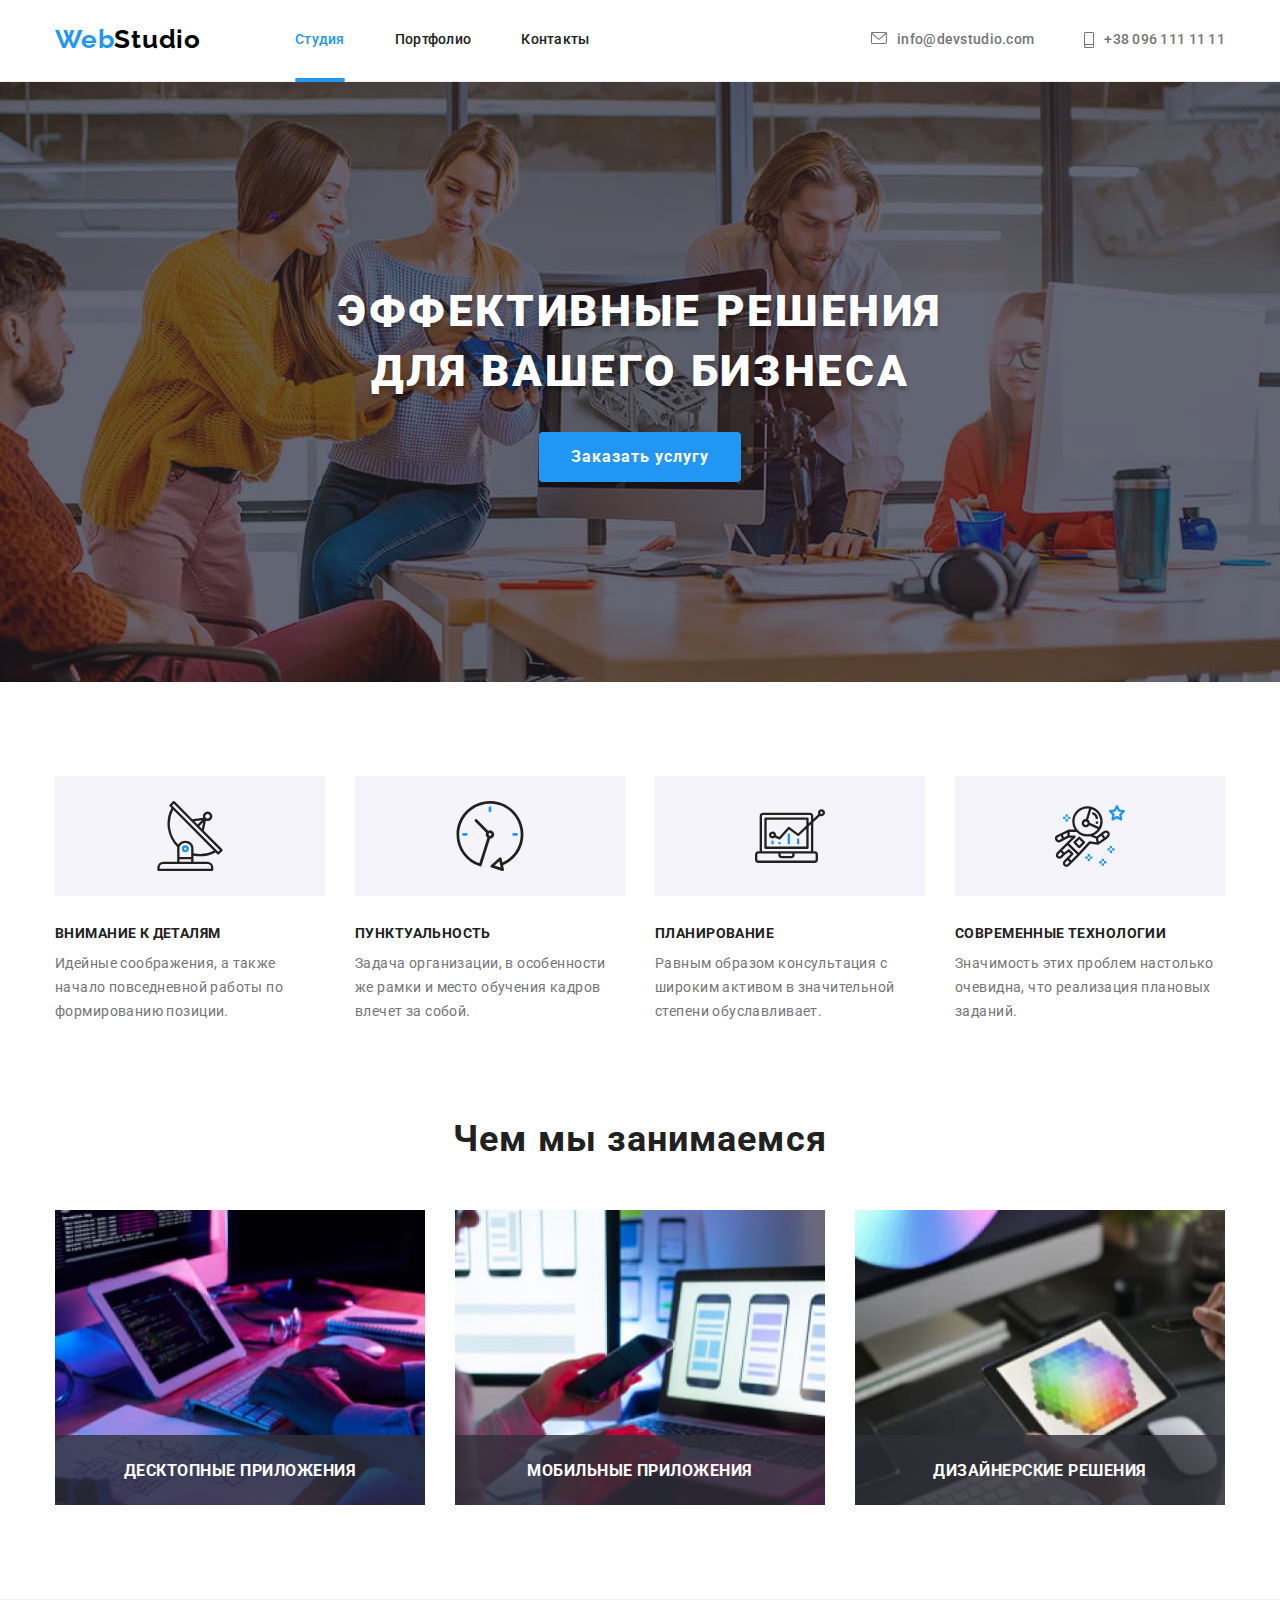
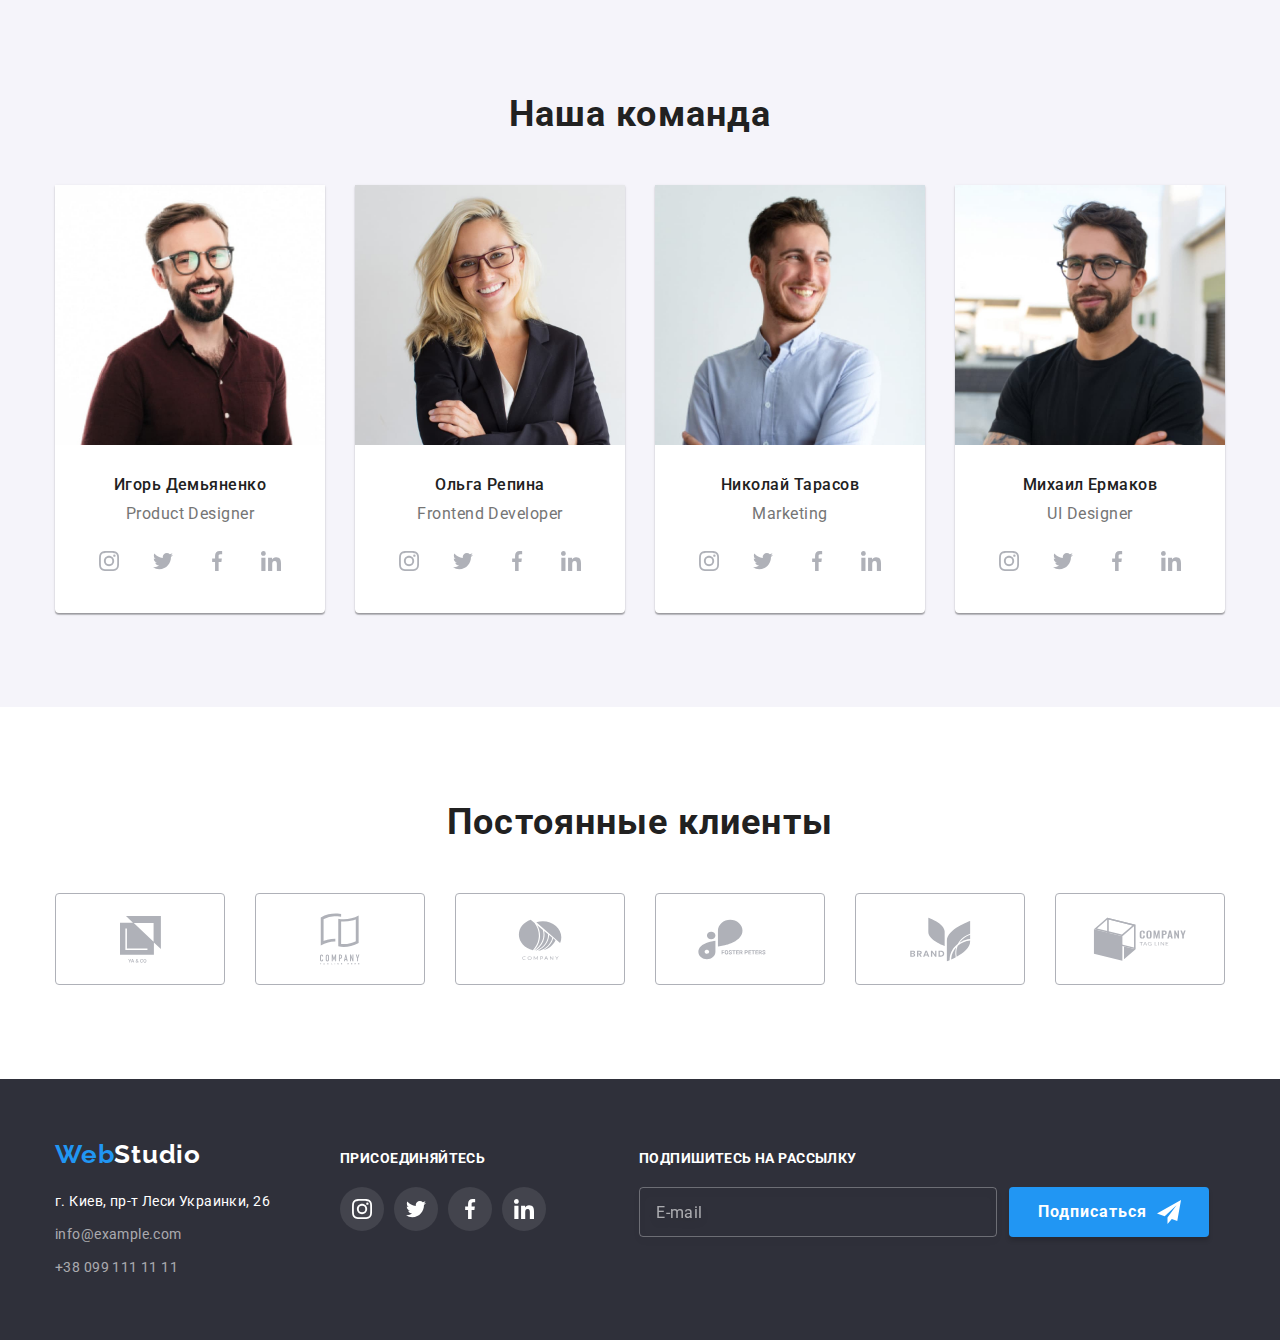
<file: index.html>
<!DOCTYPE html>
<html lang="ru">

<head>
    <meta charset="UTF-8">
    <meta http-equiv="X-UA-Compatible" content="IE=edge">
    <meta name="viewport" content="width=device-width, initial-scale=1.0">
    <title>Веб-студия</title>
    <link rel="preconnect" href="https://fonts.gstatic.com">
    <link rel="stylesheet"
        href="https://fonts.googleapis.com/css2?family=Raleway:wght@700&family=Roboto:wght@400;500;700;900&display=swap">
    <link rel="stylesheet" href="./css/main.min.css">

</head>

<body>
    <header class="header">
        <div class="container container--header">
            <nav class="navigation-block">
                <a class="logo logo--header" href="./index.html" lang="en">Web<span class="logo--black">Studio</span></a>
                <ul class="navigation-block__list">
                    <li class="navigation-block__item"><a class="navigation-block__link current" href="./index.html">Студия</a></li>
                    <li class="navigation-block__item"><a class="navigation-block__link" href="./portfolio.html">Портфолио</a></li>
                    <li class="navigation-block__item"><a class="navigation-block__link" href="#">Контакты</a></li>
                </ul>
            </nav>
            <ul class="contacts-header">
                <li class="contacts-header__item"><a class="contacts-header__link" href="mailto:info@devstudio.com">
                        <span class="contacts-header__icon"><svg class="contacts-header__icon--mail">
                                <use href="./images/icons.svg#icon-mail"></use>
                            </svg></span>
                        <span class="contacts-header__text">info@devstudio.com</span></a></li>
                <li class="contacts-header__item"><a class="contacts-header__link" href="tel:+380961111111">
                        <svg class="contacts-header__icon--tel">
                            <use href="./images/icons.svg#icon-tel"></use>
                        </svg>
                        +38 096 111 11 11</a>
                </li>
            </ul>
        </div>
    </header>

    <main>



        <section class="hero hero--overlay">
            <div class="container">
                <h1 class="hero__title">Эффективные решения для вашего бизнеса</h1>
                <button data-modal-open class="hero__button" type="button">Заказать услугу</button>
            </div>
        </section>


        <section class="section--features">
            <h2 class="visually-hidden">Особенности</h2>
            <div class="container">
                <ul class="features">
                    <li class="features__item">
                        <div class="features__thumb">
                            <svg class="features__icon">
                                <use href="./images/icons.svg#icon-antenna"></use>
                            </svg>
                        </div>
                        <h3 class="features__title">Внимание к деталям</h3>
                        <p class="features__text">Идейные соображения, а также начало повседневной работы по формированию
                            позиции.</p>
                    </li>
                    <li class="features__item">
                        <div class="features__thumb">
                            <svg class="features__icon">
                                <use href="./images/icons.svg#icon-clock"></use>
                            </svg>
                        </div>
                        <h3 class="features__title">Пунктуальность</h3>
                        <p class="features__text">Задача организации, в особенности же рамки и место обучения кадров
                            влечет за собой.</p>
                    </li>
                    <li class="features__item">
                        <div class="features__thumb">
                            <svg class="features__icon">
                                <use href="./images/icons.svg#icon-diagram"></use>
                            </svg>
                        </div>
                        <h3 class="features__title">Планирование</h3>
                        <p class="features__text">Равным образом консультация с широким активом в значительной степени
                            обуславливает.</p>
                    </li>
                    <li class="features__item">
                        <div class="features__thumb">
                            <svg class="features__icon">
                                <use href="./images/icons.svg#icon-astronaut"></use>
                            </svg>
                        </div>
                        <h3 class="features__title">Современные технологии</h3>
                        <p class="features__text">Значимость этих проблем настолько очевидна, что реализация плановых
                            заданий.</p>
                    </li>
                </ul>
            </div>
        </section>

        <section class="section--work">
            <div class="container">
                <h2 class="title__section--work">Чем мы занимаемся</h2>
                <ul class="work">
                    <li class="work__item img-container">
                        <img src="./images/plan.jpg" alt="Планирование на бумаге" width="370" height="295">
                        <h3 class="work__title">Десктопные приложения</h3>
                    </li>
                    <li class="work__item img-container">
                        <img src="./images/notebook.jpg" alt="Ноутбук" width="370" height="295">
                        <h3 class="work__title">Мобильные приложения</h3>
                    </li>
                    <li class="work__item img-container">
                        <img src="./images/color.jpg" alt="Подбор цвета" width="370" height="295">
                        <h3 class="work__title">Дизайнерские решения</h3>
                    </li>
                </ul>
            </div>
        </section>

        <section class="section--team">
            <div class="container">
                <h2 class="title__section--team">Наша команда</h2>

                <ul class="team">
                    <li class="team__item">
                        <img src="./images/pdesigner.jpg" alt="Игорь Демьяненко" width="270" height="260">
                        <div class="team__card">
                            <h3 class="team__name">Игорь Демьяненко</h3>
                            <p class="team__text" lang="en">Product Designer</p>

                            <ul class="social-list social-list--team">
                                <li class="social-list__item">
                                    <a class="social-list__link" href="#">
                                        <svg class="social-list__icon">
                                            <use href="./images/icons.svg#icon-instagram"></use>
                                        </svg>
                                    </a>
                                </li>

                                <li class="social-list__item">
                                    <a class="social-list__link" href="#">
                                        <svg class="social-list__icon">
                                            <use href="./images/icons.svg#icon-twitter"></use>
                                        </svg>
                                    </a>
                                </li>

                                <li class="social-list__item">
                                    <a class="social-list__link" href="#">
                                        <svg class="social-list__icon">
                                            <use href="./images/icons.svg#icon-facebook"></use>
                                        </svg>
                                    </a>
                                </li>

                                <li class="social-list__item">
                                    <a class="social-list__link" href="#">
                                        <svg class="social-list__icon">
                                            <use href="./images/icons.svg#icon-linkedin"></use>
                                        </svg>
                                    </a>
                                </li>
                            </ul>
                        </div>
                    </li>

                    <li class="team__item">
                        <img src="./images/developer.jpg" alt="Ольга Репина" width="270" height="260">
                        <div class="team__card">
                            <h3 class="team__name">Ольга Репина</h3>
                            <p class="team__text" lang="en">Frontend Developer</p>
                            <ul class="social-list social-list--team">
                                <li class="social-list__item">
                                    <a class="social-list__link" href="#">
                                        <svg class="social-list__icon">
                                            <use href="./images/icons.svg#icon-instagram"></use>
                                        </svg>
                                    </a>
                                </li>

                                <li class="social-list__item">
                                    <a class="social-list__link" href="#">
                                        <svg class="social-list__icon">
                                            <use href="./images/icons.svg#icon-twitter"></use>
                                        </svg>
                                    </a>
                                </li>

                                <li class="social-list__item">
                                    <a class="social-list__link" href="#">
                                        <svg class="social-list__icon">
                                            <use href="./images/icons.svg#icon-facebook"></use>
                                        </svg>
                                    </a>
                                </li>

                                <li class="social-list__item">
                                    <a class="social-list__link" href="#">
                                        <svg class="social-list__icon">
                                            <use href="./images/icons.svg#icon-linkedin"></use>
                                        </svg>
                                    </a>
                                </li>
                            </ul>
                        </div>
                    </li>

                    <li class="team__item">
                        <img src="./images/marketing.jpg" alt="Николай Тарасов" width="270" height="260">
                        <div class="team__card">
                            <h3 class="team__name">Николай Тарасов</h3>
                            <p class="team__text" lang="en">Marketing</p>
                            <ul class="social-list social-list--team">
                                <li class="social-list__item">
                                    <a class="social-list__link" href="#">
                                        <svg class="social-list__icon">
                                            <use href="./images/icons.svg#icon-instagram"></use>
                                        </svg>
                                    </a>
                                </li>

                                <li class="social-list__item">
                                    <a class="social-list__link" href="#">
                                        <svg class="social-list__icon">
                                            <use href="./images/icons.svg#icon-twitter"></use>
                                        </svg>
                                    </a>
                                </li>

                                <li class="social-list__item">
                                    <a class="social-list__link" href="#">
                                        <svg class="social-list__icon">
                                            <use href="./images/icons.svg#icon-facebook"></use>
                                        </svg>
                                    </a>
                                </li>

                                <li class="social-list__item">
                                    <a class="social-list__link" href="#">
                                        <svg class="social-list__icon">
                                            <use href="./images/icons.svg#icon-linkedin"></use>
                                        </svg>
                                    </a>
                                </li>
                            </ul>
                        </div>
                    </li>

                    <li class="team__item">
                        <img src="./images/uidesigner.jpg" alt="Михаил Ермаков" width="270" height="260">
                        <div class="team__card">
                            <h3 class="team__name">Михаил Ермаков</h3>
                            <p class="team__text" lang="en">UI Designer</p>
                            <ul class="social-list social-list--team">
                                <li class="social-list__item">
                                    <a class="social-list__link" href="#">
                                        <svg class="social-list__icon">
                                            <use href="./images/icons.svg#icon-instagram"></use>
                                        </svg>
                                    </a>
                                </li>

                                <li class="social-list__item">
                                    <a class="social-list__link" href="#">
                                        <svg class="social-list__icon">
                                            <use href="./images/icons.svg#icon-twitter"></use>
                                        </svg>
                                    </a>
                                </li>

                                <li class="social-list__item">
                                    <a class="social-list__link" href="#">
                                        <svg class="social-list__icon">
                                            <use href="./images/icons.svg#icon-facebook"></use>
                                        </svg>
                                    </a>
                                </li>

                                <li class="social-list__item">
                                    <a class="social-list__link" href="#">
                                        <svg class="social-list__icon">
                                            <use href="./images/icons.svg#icon-linkedin"></use>
                                        </svg>
                                    </a>
                                </li>
                            </ul>
                        </div>
                    </li>
                </ul>
            </div>
        </section>

        <section class="section--clients">
            <div class="container">
                <h2 class="title__section--clients">Постоянные клиенты</h2>

                <ul class="clients">
                    <li class="clients__item">
                        <a class="clients__link" href="#">
                            <svg class="clients__icon" width="41" height="47">
                                <use href="./images/icons.svg#icon-client1"></use>
                            </svg>
                        </a>
                    </li>

                    <li class="clients__item">
                        <a class="clients__link" href="#">
                            <svg class="clients__icon" width="40" height="52">
                                <use href="./images/icons.svg#icon-client2"></use>
                            </svg>
                        </a>
                    </li>

                    <li class="clients__item">
                        <a class="clients__link" href="#">
                            <svg class="clients__icon" width="44" height="41">
                                <use href="./images/icons.svg#icon-client3"></use>
                            </svg>
                        </a>
                    </li>

                    <li class="clients__item">
                        <a class="clients__link" href="#">
                            <svg class="clients__icon" width="84" height="41">
                                <use href="./images/icons.svg#icon-client4"></use>
                            </svg>
                        </a>
                    </li>

                    <li class="clients__item">
                        <a class="clients__link" href="#">
                            <svg class="clients__icon" width="63" height="45">
                                <use href="./images/icons.svg#icon-client5"></use>
                            </svg>
                        </a>
                    </li>

                    <li class="clients__item">
                        <a class="clients__link" href="#">
                            <svg class="clients__icon" width="94" height="44">
                                <use href="./images/icons.svg#icon-client6"></use>
                            </svg>
                        </a>
                    </li>
                </ul>
            </div>
        </section>



    </main>

    <footer class="footer">
        <div class="container container--footer">
            <div class="footer-contacts">
                <a class="logo" href="./index.html" lang="en">Web<span class="logo--white">Studio</span></a>
                <address class="footer-contacts__address">г. Киев, пр-т Леси Украинки, 26</address>
                <ul class="footer-contacts__list">
                    <li class="footer-contacts__item"><a class="footer-contacts__link"
                            href="mailto:info@example.com">info@example.com</a></li>
                    <li class="footer-contacts__item"><a class="footer-contacts__link" href="tel:+380991111111">+38 099
                            111 11
                            11</a></li>
                </ul>
            </div>

            <div class="footer-socials">
                <p class="footer-socials__text">присоединяйтесь</p>
                <ul class="social-list social-list--footer">
                    <li class="footer-socials__item">
                        <a class="footer-socials__link" href="#">
                            <svg class="footer-socials__icon">
                                <use href="./images/icons.svg#icon-instagram"></use>
                            </svg>
                        </a>
                    </li>

                    <li class="footer-socials__item">
                        <a class="footer-socials__link" href="#">
                            <svg class="footer-socials__icon">
                                <use href="./images/icons.svg#icon-twitter"></use>
                            </svg>
                        </a>
                    </li>

                    <li class="footer-socials__item">
                        <a class="footer-socials__link" href="#">
                            <svg class="footer-socials__icon">
                                <use href="./images/icons.svg#icon-facebook"></use>
                            </svg>
                        </a>
                    </li>

                    <li class="footer-socials__item">
                        <a class="footer-socials__link" href="#">
                            <svg class="footer-socials__icon">
                                <use href="./images/icons.svg#icon-linkedin"></use>
                            </svg>
                        </a>
                    </li>
                </ul>
            </div>


            <div class="footer-form">
                <p class="footer-form__text">Подпишитесь на рассылку</p>
                <form class="footer-form__block">
                    <input class="footer-form__input" type="email" name="user-email" placeholder="E-mail" required>
                    <button class="footer-form__bottom" type="submit">Подписаться <svg class="footer-form__icon" width="24" height="24"><use href="./images/icons.svg#icon-send"></use></svg> </button> 
                </form>
            </div>

        </div>
    </footer>

    <div class="backdrop is-hidden" data-modal>
        <div class="modal">

            <button data-modal-close class="modal__button" type="button">
                <svg width="11" height="11">
                    <use href="./images/icons.svg#icon-close"></use>
                </svg>
            </button>


            <form class="modal-form">
                <p class="modal-form__title">Оставьте свои данные, мы вам перезвоним</p>
                <label class="modal-form__label">Имя
                    <span class="modal-form__wrapper">
                    <input class="modal-form__input" type="text" name="user-name" required>
                    <svg class="modal-form__icon" width="18" height="18">
                        <use href="./images/icons.svg#icon-person-form"></use>
                    </svg>
                </span>
                </label>

                <label class="modal-form__label">Телефон
                    <span class="modal-form__wrapper">
                    <input class="modal-form__input" type="tel" name="user-phone" required>
                    <svg class="modal-form__icon" width="18" height="18">
                        <use href="./images/icons.svg#icon-phone-form"></use>
                    </svg>
                </span>
                </label>
                
                <label class="modal-form__label">Почта
                    <span class="modal-form__wrapper">
                    <input class="modal-form__input" type="email" name="user-email">
                    <svg class="modal-form__icon" width="18" height="18">
                        <use href="./images/icons.svg#icon-email-form"></use>
                    </svg>
                </span>
                </label>

                <label class="modal-form__label textarea__label">Комментарий
                    <textarea class="textarea__input" name="user-message" placeholder="Введите текст"></textarea>
                </label>


                <input class="modal-checkbox visually-hidden" type="checkbox" name="checkbox-accept" id="accept-policy">
                <label class="modal-checkbox__label" for="accept-policy">Соглашаюсь с рассылкой и принимаю&nbsp;
                    <a class="modal-checkbox__link" href="#">Условия договора</a></label>
   

                <button class="modal-form__button" type="submit">Отправить</button>

            </form>
            
     

        </div>
    </div>
    <script src="./js/modal.js"></script>
</body>

</html>
</file>
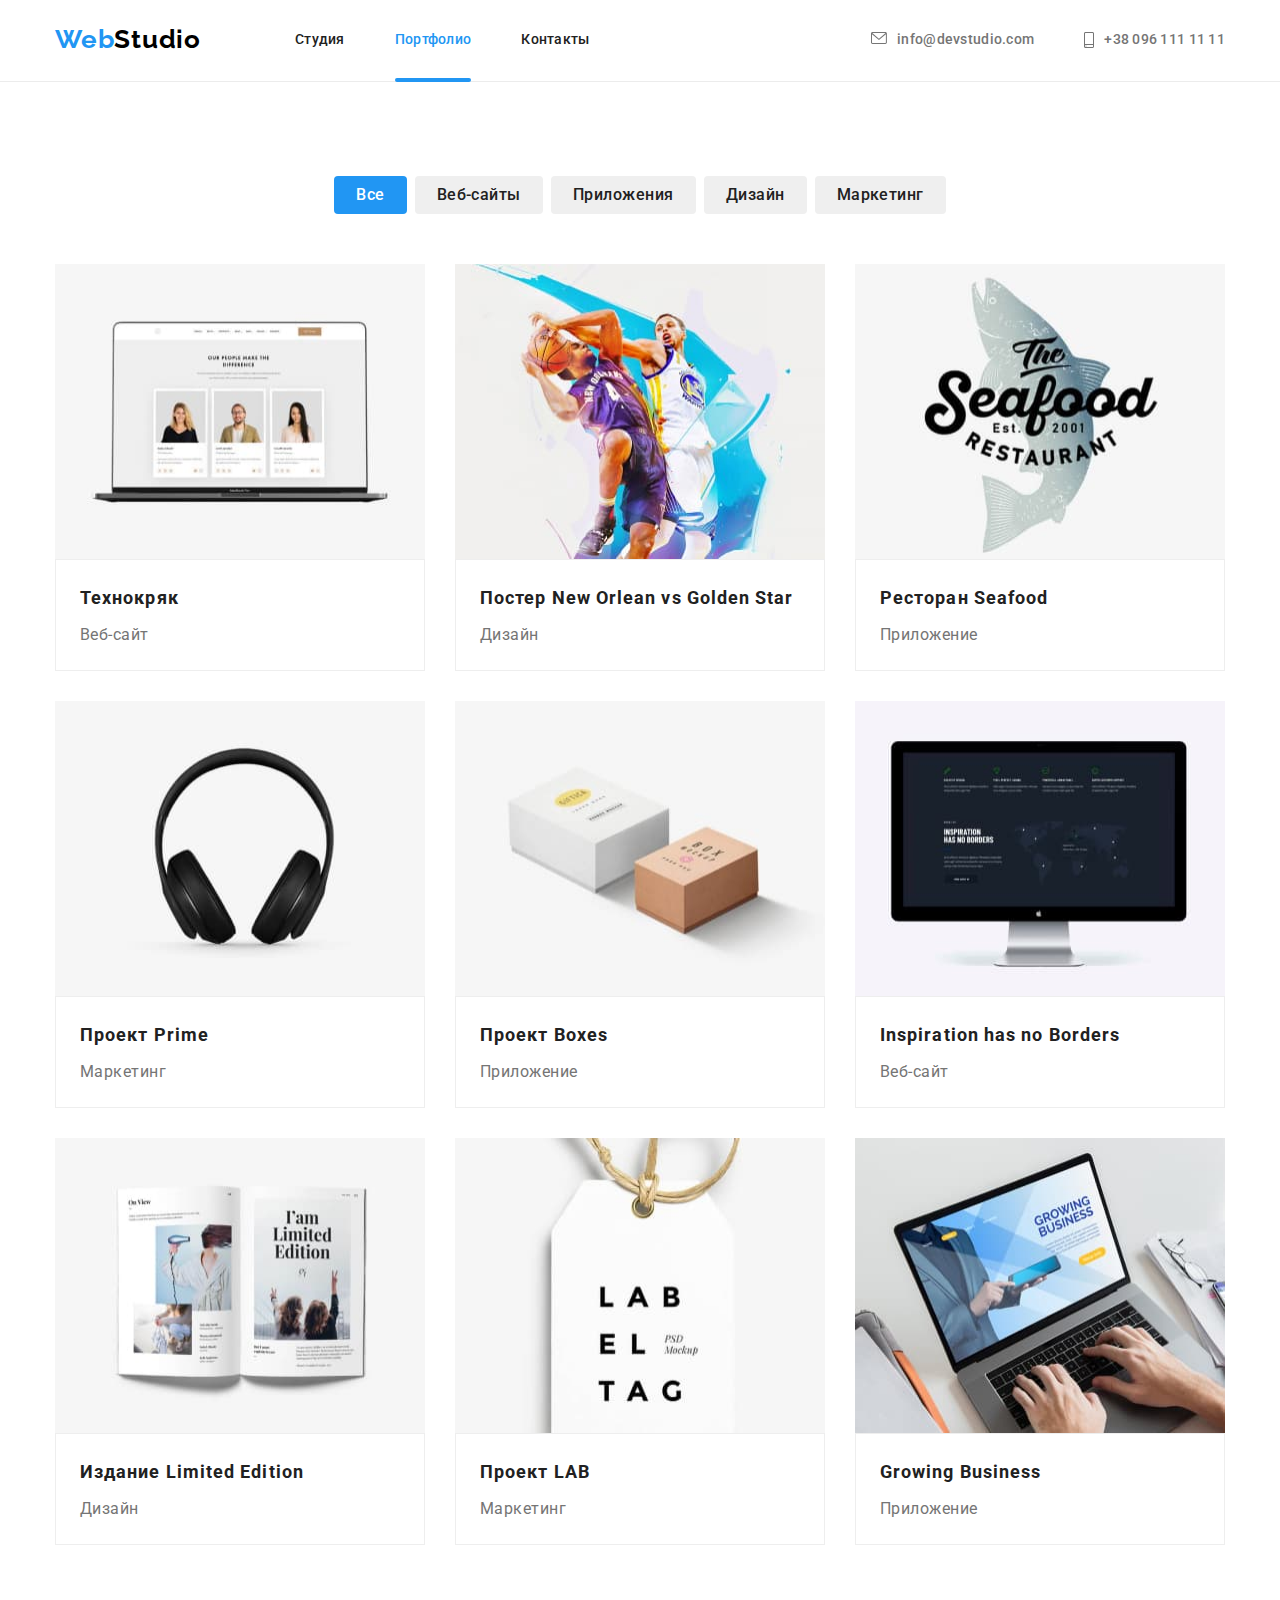
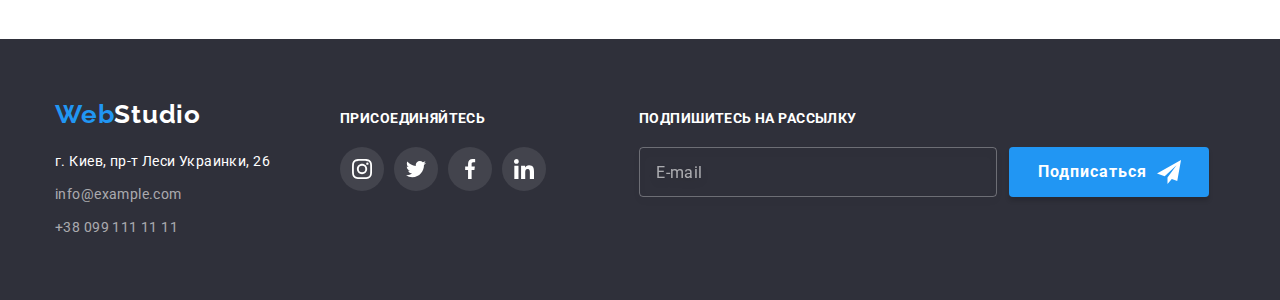
<file: portfolio.html>
<!DOCTYPE html>
<html lang="ru">

<head>
    <meta charset="UTF-8">
    <meta http-equiv="X-UA-Compatible" content="IE=edge">
    <meta name="viewport" content="width=device-width, initial-scale=1.0">
    <title>Веб-студия</title>
    <link rel="preconnect" href="https://fonts.gstatic.com">
    <link rel="stylesheet"
        href="https://fonts.googleapis.com/css2?family=Raleway:wght@700&family=Roboto:wght@400;500;700;900&display=swap">
    <link rel="stylesheet" href="./css/main.min.css">

</head>

<body>

    <header class="header">
        <div class="container container--header">
            <nav class="navigation-block">
                <a class="logo logo--header" href="./index.html" lang="en">Web<span class="logo--black">Studio</span></a>
                <ul class="navigation-block__list">
                    <li class="navigation-block__item"><a class="navigation-block__link"
                            href="./index.html">Студия</a></li>
                    <li class="navigation-block__item"><a class="navigation-block__link current"
                            href="./portfolio.html">Портфолио</a></li>
                    <li class="navigation-block__item"><a class="navigation-block__link" href="#">Контакты</a></li>
                </ul>
            </nav>
            <ul class="contacts-header">
                <li class="contacts-header__item"><a class="contacts-header__link" href="mailto:info@devstudio.com">
                        <span class="contacts-header__icon"><svg class="contacts-header__icon--mail">
                                <use href="./images/icons.svg#icon-mail"></use>
                            </svg></span>
                        <span class="contacts-header__text">info@devstudio.com</span></a></li>
                <li class="contacts-header__item"><a class="contacts-header__link" href="tel:+380961111111">
                        <svg class="contacts-header__icon--tel">
                            <use href="./images/icons.svg#icon-tel"></use>
                        </svg>
                        +38 096 111 11 11</a>
                </li>
            </ul>
        </div>
    </header>

    <main>
        <section class="portfolio-page">
            <div class="container">
                <ul class="filters">
                    <li class="filters__item">
                        <button class="filters__button current" type="button">Все</button>
                    </li>
                    <li class="filters__item">
                        <button class="filters__button" type="button">Веб-сайты</button>
                    </li>
                    <li class="filters__item">
                        <button class="filters__button" type="button">Приложения</button>
                    </li>
                    <li class="filters__item">
                        <button class="filters__button" type="button">Дизайн</button>
                    </li>
                    <li class="filters__item">
                        <button class="filters__button" type="button">Маркетинг</button>
                    </li>
                </ul>


                <h2 class="visually-hidden">Портфолио</h2>
                <ul class="gallery">

                    <li class="gallery__item">
                        <a class="gallery__link" href="#">
                            <div class="gallery__overlay--area">
                            <img src="./images/laptop.jpg" alt="Ноутбук" width="370" height="295">
                                <div class="gallery__overlay">
                                    <p class="gallery__overlay--text">Технокряк это современная площадка распространения коронавируса. Компании используют эту
                                    платформу для цифрового шпионажа и атак на защищённые сервера конкурентов.</p>
                                </div>
                            </div>
        
                            <div class="gallery__card">
                                <h3 class="gallery__title">Технокряк</h3>
                                <p class="gallery__text">Веб-сайт</p>
                            </div>
                        </a>
                    </li>


                    <li class="gallery__item">
                        <a class="gallery__link" href="#">
                            <div class="gallery__overlay--area">
                            <img src="./images/sport.jpg" alt="Спортсмены" width="370" height="295">
                                <div class="gallery__overlay">
                                    <p class="gallery__overlay--text">Технокряк это современная площадка распространения коронавируса. Компании используют эту
                                    платформу для цифрового шпионажа и атак на защищённые сервера конкурентов.</p>
                                </div>
                            </div>

                            <div class="gallery__card">
                                <h3 class="gallery__title">Постер <span lang="en">New Orlean vs Golden Star</span>
                                </h3>
                                <p class="gallery__text">Дизайн</p>
                            </div>
                        </a>
                    </li>


                    <li class="gallery__item">
                        <a class="gallery__link" href="#">
                            <div class="gallery__overlay--area">
                            <img src="./images/seafood.jpg" alt="Рыба с надписью" width="370" height="295">
                                <div class="gallery__overlay">
                                    <p class="gallery__overlay--text">Технокряк это современная площадка распространения коронавируса. Компании используют эту
                                    платформу для цифрового шпионажа и атак на защищённые сервера конкурентов.</p>
                                </div>
                            </div>

                            <div class="gallery__card">
                                <h3 class="gallery__title">Ресторан <span lang="en">Seafood</span></h3>
                                <p class="gallery__text">Приложение</p>
                            </div>
                        </a>
                    </li>


                    <li class="gallery__item">
                        <a class="gallery__link" href="#">
                            <div class="gallery__overlay--area">
                            <img src="./images/headphones.jpg" alt="Наушники" width="370" height="295">
                                <div class="gallery__overlay">
                                    <p class="gallery__overlay--text">Технокряк это современная площадка распространения коронавируса. Компании используют эту
                                    платформу для цифрового шпионажа и атак на защищённые сервера конкурентов.</p>
                                </div>
                            </div>

                            <div class="gallery__card">
                                <h3 class="gallery__title">Проект <span lang="en">Prime</span></h3>
                                <p class="gallery__text">Маркетинг</p>
                            </div>
                        </a>
                    </li>


                    <li class="gallery__item">
                        <a class="gallery__link" href="#">
                            <div class="gallery__overlay--area">
                            <img src="./images/boxes.jpg" alt="Две коробки" width="370" height="295">
                                <div class="gallery__overlay">
                                    <p class="gallery__overlay--text">Технокряк это современная площадка распространения коронавируса. Компании используют эту
                                    платформу для цифрового шпионажа и атак на защищённые сервера конкурентов.</p>
                                </div>
                            </div>

                            <div class="gallery__card">
                                <h3 class="gallery__title">Проект <span lang="en">Boxes</span></h3>
                                <p class="gallery__text">Приложение</p>
                            </div>
                        </a>
                    </li>


                    <li class="gallery__item">
                        <a class="gallery__link" href="#">
                            <div class="gallery__overlay--area">
                            <img src="./images/screen.jpg" alt="Монитор компьютера" width="370" height="295">
                                <div class="gallery__overlay">
                                    <p class="gallery__overlay--text">Технокряк это современная площадка распространения коронавируса. Компании используют эту
                                    платформу для цифрового шпионажа и атак на защищённые сервера конкурентов.</p>
                                </div>
                            </div>

                            <div class="gallery__card">
                                <h3 class="gallery__title" lang="en">Inspiration has no Borders</h3>
                                <p class="gallery__text">Веб-сайт</p>
                            </div>
                        </a>
                    </li>


                    <li class="gallery__item">
                        <a class="gallery__link" href="#">
                            <div class="gallery__overlay--area">
                            <img src="./images/book.jpg" alt="Раскрытая книга" width="370" height="295">
                                <div class="gallery__overlay">
                                    <p class="gallery__overlay--text">Технокряк это современная площадка распространения коронавируса. Компании используют эту
                                    платформу для цифрового шпионажа и атак на защищённые сервера конкурентов.</p>
                                </div>
                            </div>

                            <div class="gallery__card">
                                <h3 class="gallery__title">Издание <span lang="en">Limited Edition</span></h3>
                                <p class="gallery__text">Дизайн</p>
                            </div>
                        </a>
                    </li>


                    <li class="gallery__item">
                        <a class="gallery__link" href="#">
                            <div class="gallery__overlay--area">
                            <img src="./images/label.jpg" alt="Бумажная бирка" width="370" height="295">
                                <div class="gallery__overlay">
                                    <p class="gallery__overlay--text">Технокряк это современная площадка распространения коронавируса. Компании используют эту
                                    платформу для цифрового шпионажа и атак на защищённые сервера конкурентов.</p>
                                </div>
                            </div>

                            <div class="gallery__card">
                                <h3 class="gallery__title">Проект <span lang="en">LAB</span></h3>
                                <p class="gallery__text">Маркетинг</p>
                            </div>
                        </a>
                    </li>


                    <li class="gallery__item">
                        <a class="gallery__link" href="#">
                            <div class="gallery__overlay--area">
                            <img src="./images/typing.jpg" alt="Клавиатура ноутбука" width="370" height="295">
                                <div class="gallery__overlay">
                                    <p class="gallery__overlay--text">Технокряк это современная площадка распространения коронавируса. Компании используют эту
                                    платформу для цифрового шпионажа и атак на защищённые сервера конкурентов.</p>
                                </div>
                            </div>

                            <div class="gallery__card">
                                <h3 class="gallery__title" lang="en">Growing Business</h3>
                                <p class="gallery__text">Приложение</p>
                            </div>
                        </a>
                    </li>
                </ul>
            </div>
        </section>
    </main>

<footer class="footer">
    <div class="container container--footer">
        <div class="footer-contacts">
            <a class="logo" href="./index.html" lang="en">Web<span class="logo--white">Studio</span></a>
            <address class="footer-contacts__address">г. Киев, пр-т Леси Украинки, 26</address>
            <ul class="footer-contacts__list">
                <li class="footer-contacts__item"><a class="footer-contacts__link"
                        href="mailto:info@example.com">info@example.com</a></li>
                <li class="footer-contacts__item"><a class="footer-contacts__link" href="tel:+380991111111">+38 099
                        111 11
                        11</a></li>
            </ul>
        </div>

        <div class="footer-socials">
            <p class="footer-socials__text">присоединяйтесь</p>
            <ul class="social-list social-list--footer">
                <li class="footer-socials__item">
                    <a class="footer-socials__link" href="#">
                        <svg class="footer-socials__icon">
                            <use href="./images/icons.svg#icon-instagram"></use>
                        </svg>
                    </a>
                </li>

                <li class="footer-socials__item">
                    <a class="footer-socials__link" href="#">
                        <svg class="footer-socials__icon">
                            <use href="./images/icons.svg#icon-twitter"></use>
                        </svg>
                    </a>
                </li>

                <li class="footer-socials__item">
                    <a class="footer-socials__link" href="#">
                        <svg class="footer-socials__icon">
                            <use href="./images/icons.svg#icon-facebook"></use>
                        </svg>
                    </a>
                </li>

                <li class="footer-socials__item">
                    <a class="footer-socials__link" href="#">
                        <svg class="footer-socials__icon">
                            <use href="./images/icons.svg#icon-linkedin"></use>
                        </svg>
                    </a>
                </li>
            </ul>
        </div>


        <div class="footer-form">
            <p class="footer-form__text">Подпишитесь на рассылку</p>
            <form class="footer-form__block">
                <input class="footer-form__input" type="email" name="user-email" placeholder="E-mail" required>
                <button class="footer-form__bottom" type="submit">Подписаться <svg class="footer-form__icon" width="24"
                        height="24">
                        <use href="./images/icons.svg#icon-send"></use>
                    </svg> </button>
            </form>
        </div>

    </div>
</footer>

</body>

</html>
</file>
<file: css/main.min.css>
/*! modern-normalize v1.1.0 | MIT License | https://github.com/sindresorhus/modern-normalize */*,::before,::after{box-sizing:border-box}html{line-height:1.15;-webkit-text-size-adjust:100%;-moz-tab-size:4;tab-size:4}body{margin:0;font-family:system-ui,-apple-system,"Segoe UI",Roboto,Helvetica,Arial,sans-serif,"Apple Color Emoji","Segoe UI Emoji"}hr{height:0;color:inherit}abbr[title]{text-decoration:underline dotted}b,strong{font-weight:bolder}code,kbd,samp,pre{font-family:ui-monospace, SFMono-Regular, Consolas, "Liberation Mono", Menlo, monospace;font-size:1em}small{font-size:80%}sub,sup{font-size:75%;line-height:0;position:relative;vertical-align:baseline}sub{bottom:-0.25em}sup{top:-0.5em}table{text-indent:0;border-color:inherit}button,input,optgroup,select,textarea{font-family:inherit;font-size:100%;line-height:1.15;margin:0}button,select{text-transform:none}button,[type="button"],[type="reset"],[type="submit"]{-webkit-appearance:button}::-moz-focus-inner{border-style:none;padding:0}:-moz-focusring{outline:1px dotted ButtonText}:-moz-ui-invalid{box-shadow:none}legend{padding:0}progress{vertical-align:baseline}::-webkit-inner-spin-button,::-webkit-outer-spin-button{height:auto}[type="search"]{-webkit-appearance:textfield;outline-offset:-2px}::-webkit-search-decoration{-webkit-appearance:none}::-webkit-file-upload-button{-webkit-appearance:button;font:inherit}summary{display:list-item}body{font-family:"Roboto", sans-serif;font-style:normal;font-weight:normal;font-size:14px}h1,h2,h3,h4,h5,h6,p{margin-top:0;margin-bottom:0}ul{margin-top:0;margin-bottom:0;padding-left:0}img{display:block}.logo,.navigation-block__link,.contacts-header__link,.footer-contacts__link,.gallery__link{text-decoration:none}.navigation-block__list,.contacts-header,.features,.work,.team,.clients,.social-list,.footer-contacts__list,.filters,.gallery{list-style:none}.container{width:1200px;padding-left:15px;padding-right:15px;margin:0 auto}.visually-hidden{position:absolute !important;clip:rect(1px 1px 1px 1px);clip:rect(1px, 1px, 1px, 1px);padding:0 !important;border:0 !important;height:1px !important;width:1px !important;overflow:hidden}.logo{font-family:"Raleway", sans-serif;font-weight:bold;font-size:26px;line-height:1.19;letter-spacing:0.03em;color:#2196f3}.social-list{display:flex;justify-content:center;align-items:center}.backdrop{position:fixed;top:0;left:0;width:100%;height:100%;background-color:rgba(0,0,0,0.2);opacity:1;transition-duration:250ms;transform:scale(1)}.backdrop.is-hidden{opacity:0;pointer-events:none;transition-duration:250ms;transform:scale(0)}.modal{position:absolute;top:50%;left:50%;transform:translate(-50%, -50%);width:528px;height:581px;background-color:#fff;box-shadow:0px 1px 3px rgba(0,0,0,0.12),0px 1px 1px rgba(0,0,0,0.14),0px 2px 1px rgba(0,0,0,0.2);border-radius:4px;padding:40px}.modal__button{position:absolute;top:8px;right:8px;display:flex;align-items:center;justify-content:center;width:30px;height:30px;border-radius:50%;border:1px solid rgba(0,0,0,0.1);background-color:#fff;cursor:pointer;transition-property:fill;transition-duration:250ms;transition-timing-function:cubic-bezier(0.4, 0, 0.2, 1)}.modal__button:hover,.modal__button:focus{fill:#2196f3}.header{padding-top:24px;padding-bottom:25px;border-bottom:1px solid #ececec}.container--header{display:flex;text-align:center;align-items:center}.navigation-block{display:flex;align-items:center}.navigation-block__item:not(:last-child){margin-right:50px}.navigation-block__list{display:flex;text-align:center;align-items:center}.navigation-block__link{font-weight:500;line-height:1.14;letter-spacing:0.02em;color:#212121;transition-property:color;transition-duration:250ms;transition-timing-function:cubic-bezier(0.4, 0, 0.2, 1)}.navigation-block__link:hover,.navigation-block__link:focus{color:#2196f3}.navigation-block__link.current{color:#2196f3;position:relative}.navigation-block__link.current::after{position:absolute;display:block;content:"";width:100%;height:4px;border-radius:2px;margin-top:30px;background-color:#2196f3}.logo--header{margin-right:94px;padding-bottom:1px}.logo--black{color:#000000}.contacts-header{display:flex;margin-left:auto;text-align:center;align-items:center}.contacts-header__item:not(:last-child){margin-right:50px}.contacts-header__link{font-weight:500;line-height:1.14;letter-spacing:0.02em;color:#757575;display:flex;justify-content:center;align-items:center;padding:0;fill:#757575;transition-property:color, fill;transition-duration:250ms;transition-timing-function:cubic-bezier(0.4, 0, 0.2, 1)}.contacts-header__link:hover,.contacts-header__link:focus{color:#2196f3;fill:#2196f3}.contacts-header__text{display:block}.contacts-header__icon--mail{width:16px;height:12px;margin-right:10px}.contacts-header__icon--tel{width:10px;height:16px;margin-right:10px}.hero{background:#2f303a;padding-top:200px;padding-bottom:200px;text-align:center}.hero__title{font-weight:900;font-size:44px;line-height:1.36;letter-spacing:0.06em;text-transform:uppercase;color:#fff;border:none;text-shadow:0px 4px 4px rgba(0,0,0,0.25);width:696px;margin:0 auto}.hero__button{font-weight:bold;font-size:16px;line-height:1.88;text-align:center;letter-spacing:0.06em;color:#fff;background-color:#2196f3;box-shadow:0px 4px 4px rgba(0,0,0,0.15);border-style:none;border-radius:4px;padding:10px 32px;cursor:pointer;margin-top:30px;transition-property:background-color;transition-duration:250ms;transition-timing-function:cubic-bezier(0.4, 0, 0.2, 1)}.hero__button:hover,.hero__button:focus{background-color:#188ce8}.hero--overlay{height:600px;max-width:1600px;margin-left:auto;margin-right:auto;background-size:cover;background-position:center;background-image:linear-gradient(rgba(47,48,58,0.4), rgba(47,48,58,0.4)),url(../images/hero-img.jpg)}.section--features{padding-top:94px;padding-bottom:47px}.features{display:flex;flex-wrap:wrap;margin-left:-30px;margin-top:-30px}.features__item{margin-left:30px;margin-top:30px;flex-basis:calc((100% - 120px) / 4)}.features__title{font-weight:bold;font-size:inherit;line-height:1.14;letter-spacing:0.03em;text-transform:uppercase;color:#212121;margin-bottom:10px}.features__text{line-height:1.71;letter-spacing:0.03em;color:#757575}.features__thumb{display:flex;width:270px;height:120px;margin-bottom:30px;background-color:#f5f4fa;justify-content:center;align-items:center}.features__icon{width:70px;height:70px}.section--work{padding-top:47px;padding-bottom:94px}.title__section--work{font-weight:bold;font-size:36px;line-height:1.17;text-align:center;letter-spacing:0.03em;color:#212121;margin-bottom:50px}.img-container{position:relative}.work{display:flex}.work__title{position:absolute;bottom:0;font-weight:bold;line-height:1.14;text-align:center;letter-spacing:0.03em;text-transform:uppercase;color:#fff;width:100%;height:70px;background:rgba(47,48,58,0.8);padding-top:27px;padding-bottom:27px}.work__item:not(:last-child){margin-right:30px}.section--team{background:#f5f4fa;padding-top:94px;padding-bottom:94px}.title__section--team{font-weight:bold;font-size:36px;line-height:1.17;text-align:center;letter-spacing:0.03em;color:#212121;margin-bottom:50px}.team{display:flex}.team__item{box-shadow:0px 1px 3px rgba(0,0,0,0.12),0px 1px 1px rgba(0,0,0,0.14),0px 2px 1px rgba(0,0,0,0.2);background-color:#fff;border-radius:0px 0px 4px 4px}.team__item:not(:last-child){margin-right:30px}.team__card{padding-top:30px;padding-bottom:30px}.team__name{font-weight:500;font-size:16px;line-height:1.19;text-align:center;letter-spacing:0.03em;color:#212121;margin-bottom:10px}.team__text{font-size:16px;line-height:1.19;text-align:center;letter-spacing:0.03em;color:#757575}.social-list--team{margin-top:16px}.social-list__item{width:44px;height:44px}.social-list__item:not(:last-child){margin-right:10px}.social-list__link{display:flex;width:100%;height:100%;padding:12px;fill:#afb1b8;border-radius:50%;transition-property:fill, background-color;transition-duration:250ms;transition-timing-function:cubic-bezier(0.4, 0, 0.2, 1)}.social-list__link:hover,.social-list__link:focus{background-color:#2196f3;fill:#fff}.social-list__icon{width:20px;height:20px}.section--clients{padding-top:94px;padding-bottom:94px}.title__section--clients{font-size:36px;font-weight:700;line-height:1.17;letter-spacing:0.03em;text-align:center;color:#212121;margin-bottom:50px}.clients{display:flex}.clients__item:not(:last-child){margin-right:30px}.clients__link{display:flex;width:170px;height:92px;border:1px solid #afb1b8;border-radius:4px;fill:#afb1b8;justify-content:center;align-items:center;transition-property:fill, border-color;transition-duration:250ms;transition-timing-function:cubic-bezier(0.4, 0, 0.2, 1)}.clients__link:hover,.clients__link:focus{fill:#2196f3;border-color:#2196f3}.footer{background-color:#2f303a;display:flex;flex-direction:column;padding-top:60px;padding-bottom:60px}.container--footer{display:flex}.logo--white{color:#fff}.footer-contacts__address{font-style:normal;font-size:14px;line-height:1.71;letter-spacing:0.03em;color:#fff;margin-top:20px}.footer-contacts__list{margin-top:9px}.footer-contacts__item:not(:last-child){margin-bottom:9px}.footer-contacts__link{line-height:1.71;letter-spacing:0.03em;color:rgba(255,255,255,0.6);transition-property:color;transition-duration:250ms;transition-timing-function:cubic-bezier(0.4, 0, 0.2, 1)}.footer-contacts__link:hover,.footer-contacts__link:focus{color:#2196f3}.footer-socials{margin-left:70px}.footer-socials__text{font-weight:bold;line-height:1.14;letter-spacing:0.03em;text-transform:uppercase;color:#fff;padding-top:12px}.social-list--footer{margin-top:20px}.footer-socials__item{width:44px;height:44px}.footer-socials__item:not(:last-child){margin-right:10px}.footer-socials__link{display:flex;width:100%;height:100%;padding:12px;background-color:#43444d;border-radius:50%;fill:#fff;transition-property:background-color;transition-duration:250ms;transition-timing-function:cubic-bezier(0.4, 0, 0.2, 1)}.footer-socials__link:hover,.footer-socials__link:focus{background-color:#2196f3}.footer-socials__icon{width:20px;height:20px}.footer-form{display:flex;flex-direction:column;margin-left:93px;margin-top:12px}.footer-form__text{font-weight:bold;line-height:1.14;letter-spacing:0.03em;text-transform:uppercase;color:#fff}.footer-form__block{display:flex;margin-top:20px}.footer-form__bottom{position:relative;display:block;width:200px;height:50px;background:#2196f3;box-shadow:0px 4px 4px rgba(0,0,0,0.15);border-radius:4px;border:none;padding:10px 62px 10px 29px;cursor:pointer;font-weight:bold;font-size:16px;line-height:1.88;letter-spacing:0.06em;color:#fff;transition-property:background-color;transition-duration:250ms;transition-timing-function:cubic-bezier(0.4, 0, 0.2, 1)}.footer-form__bottom:hover,.footer-form__bottom:focus{background-color:#188ce8}.footer-form__input{width:358px;height:50px;border:1px solid rgba(255,255,255,0.3);filter:drop-shadow(0px 4px 4px rgba(0,0,0,0.15));border-radius:4px;background-color:transparent;padding:15px 16px;margin-right:12px;font-size:16px;line-height:1.25;letter-spacing:0.03em;color:#fff}.footer-form__input::placeholder{color:rgba(255,255,255,0.6)}.footer-form__icon{position:absolute;fill:#fff;top:50%;right:28px;transform:translateY(-50%)}.portfolio-page{padding-top:94px;padding-bottom:94px}.filters{display:flex;flex-direction:row;margin-bottom:50px;justify-content:center}.filters__item:not(:last-child){margin-right:8px}.filters__button{font-weight:500;font-size:16px;line-height:1.63;text-align:center;letter-spacing:0.03em;color:#212121;border-style:none;border-radius:4px;padding:6px 22px;cursor:pointer;transition-property:color, background-color, box-shadow, border-radius;transition-duration:250ms;transition-timing-function:cubic-bezier(0.4, 0, 0.2, 1)}.filters__button:hover,.filters__button:focus{color:#fff;background-color:#2196f3;box-shadow:0px 3px 1px rgba(0,0,0,0.1),0px 1px 2px rgba(0,0,0,0.08),0px 2px 2px rgba(0,0,0,0.12);border-radius:4px}.filters__button.current{color:#fff;background-color:#2196f3}.gallery{display:flex;flex-wrap:wrap;margin-left:-30px;margin-top:-30px}.gallery__link{display:block}.gallery__item{margin-left:30px;margin-top:30px;flex-basis:calc((100% - 90px) / 3);transition-property:box-shadow;transition-duration:250ms;transition-timing-function:cubic-bezier(0.4, 0, 0.2, 1)}.gallery__item:hover,.gallery__item:focus{box-shadow:0px 1px 1px rgba(0,0,0,0.12),0px 4px 4px rgba(0,0,0,0.06),1px 4px 6px rgba(0,0,0,0.16)}.gallery__item:hover .gallery__overlay{transform:translateY(-100%)}.gallery__card{border:1px solid #eeeeee;padding:20px 24px}.gallery__title{font-weight:bold;font-size:18px;line-height:2;letter-spacing:0.06em;color:#212121}.gallery__text{font-size:16px;line-height:1.88;letter-spacing:0.03em;color:#757575;margin-top:4px}.gallery__overlay--area{position:relative;overflow:hidden}.gallery__overlay{position:absolute;top:100%;left:0;width:100%;height:100%;background-color:rgba(33,150,243,0.9);padding:63px 24px;transition:transform 250ms cubic-bezier(0.4, 0, 0.2, 1)}.gallery__overlay--text{font-size:18px;line-height:1.56;letter-spacing:0.03em;color:#fff}.modal-form{display:flex;flex-direction:column}.modal-form__title{font-weight:bold;font-size:20px;line-height:1.15;text-align:center;letter-spacing:0.03em;color:#212121;margin-bottom:12px}.modal-form__input{width:100%;height:40px;border:1px solid rgba(33,33,33,0.2);border-radius:4px;padding-left:42px;transition-property:border-color;transition-duration:250ms;transition-timing-function:cubic-bezier(0.4, 0, 0.2, 1)}.modal-form__input:focus{outline:none;border-color:#2196f3}.modal-form__input:focus+.modal-form__icon{fill:#2196f3}.modal-form__icon{position:absolute;top:50%;transform:translateY(-50%);left:12px;transition-property:fill;transition-duration:250ms;transition-timing-function:cubic-bezier(0.4, 0, 0.2, 1)}.modal-form__wrapper{position:relative;display:block;margin-top:4px}.modal-form__label{font-size:12px;line-height:1.17;letter-spacing:0.01em;color:#757575;margin-bottom:10px}.modal-form__button{background:#2196f3;box-shadow:0px 4px 4px rgba(0,0,0,0.15);border-radius:4px;border:none;margin-right:auto;margin-left:auto;padding:10px 55px;cursor:pointer;font-weight:bold;font-size:16px;line-height:1.88;letter-spacing:0.06em;color:#fff}.modal-form__button:hover,.modal-form__button:focus{background-color:#188ce8}.modal-form__label.textarea__label{margin-bottom:20px}.textarea__input{width:100%;height:120px;margin-top:4px;border:1px solid rgba(33,33,33,0.2);border-radius:4px;padding:12px 16px;resize:none;transition-property:border-color;transition-duration:250ms;transition-timing-function:cubic-bezier(0.4, 0, 0.2, 1)}.textarea__input:focus{outline:none;border-color:#2196f3}.textarea__input::placeholder{color:rgba(117,117,117,0.5)}.modal-checkbox__label{display:flex;align-items:center;justify-content:center;line-height:1.71;letter-spacing:0.03em;color:#757575;margin-bottom:30px}.modal-checkbox__label::before{display:block;width:16px;height:15px;border:2px solid #212121;border-radius:2px;content:"";cursor:pointer;margin-right:7px}.modal-checkbox:checked+.modal-checkbox__label::before{background-color:#2196f3;background-image:url(../images/agree.svg);background-position:center;background-repeat:no-repeat;border:none}.modal-checkbox__link{color:#2196f3}
/*# sourceMappingURL=main.min.css.map */
</file>
